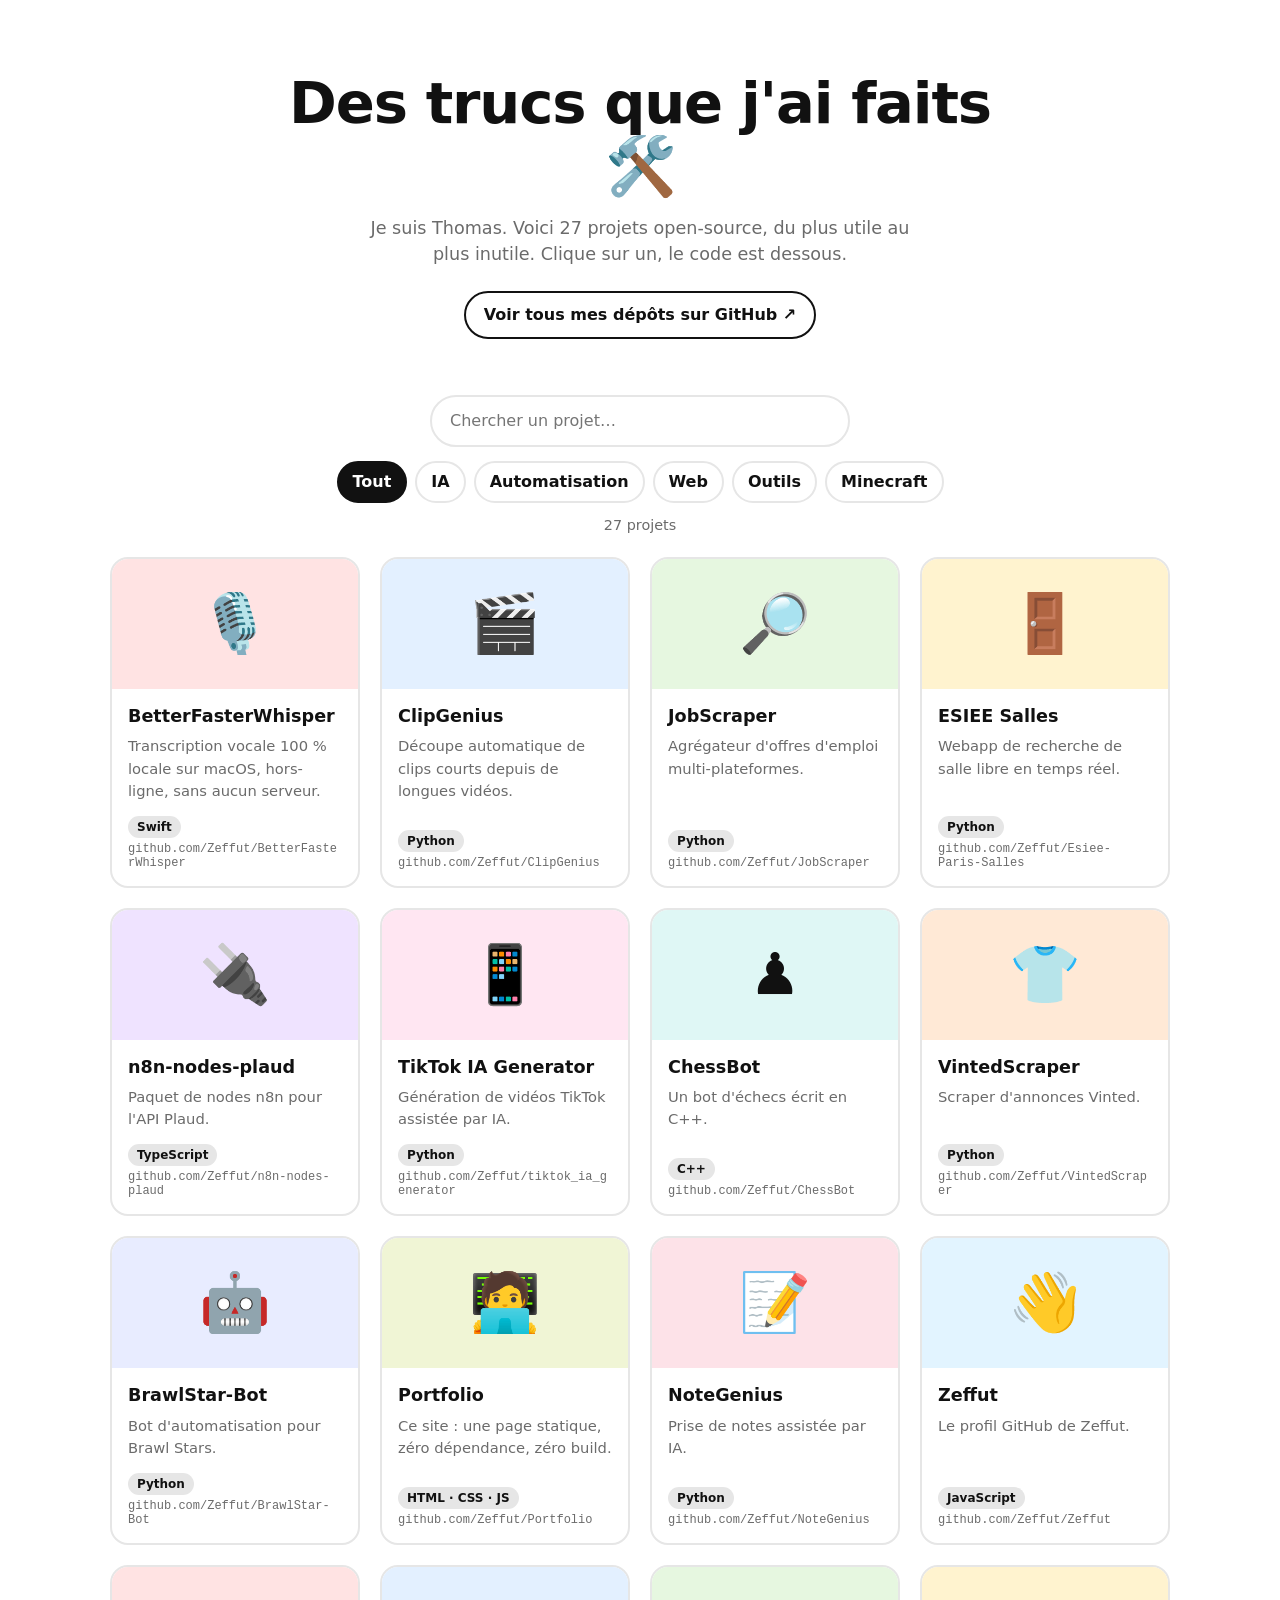
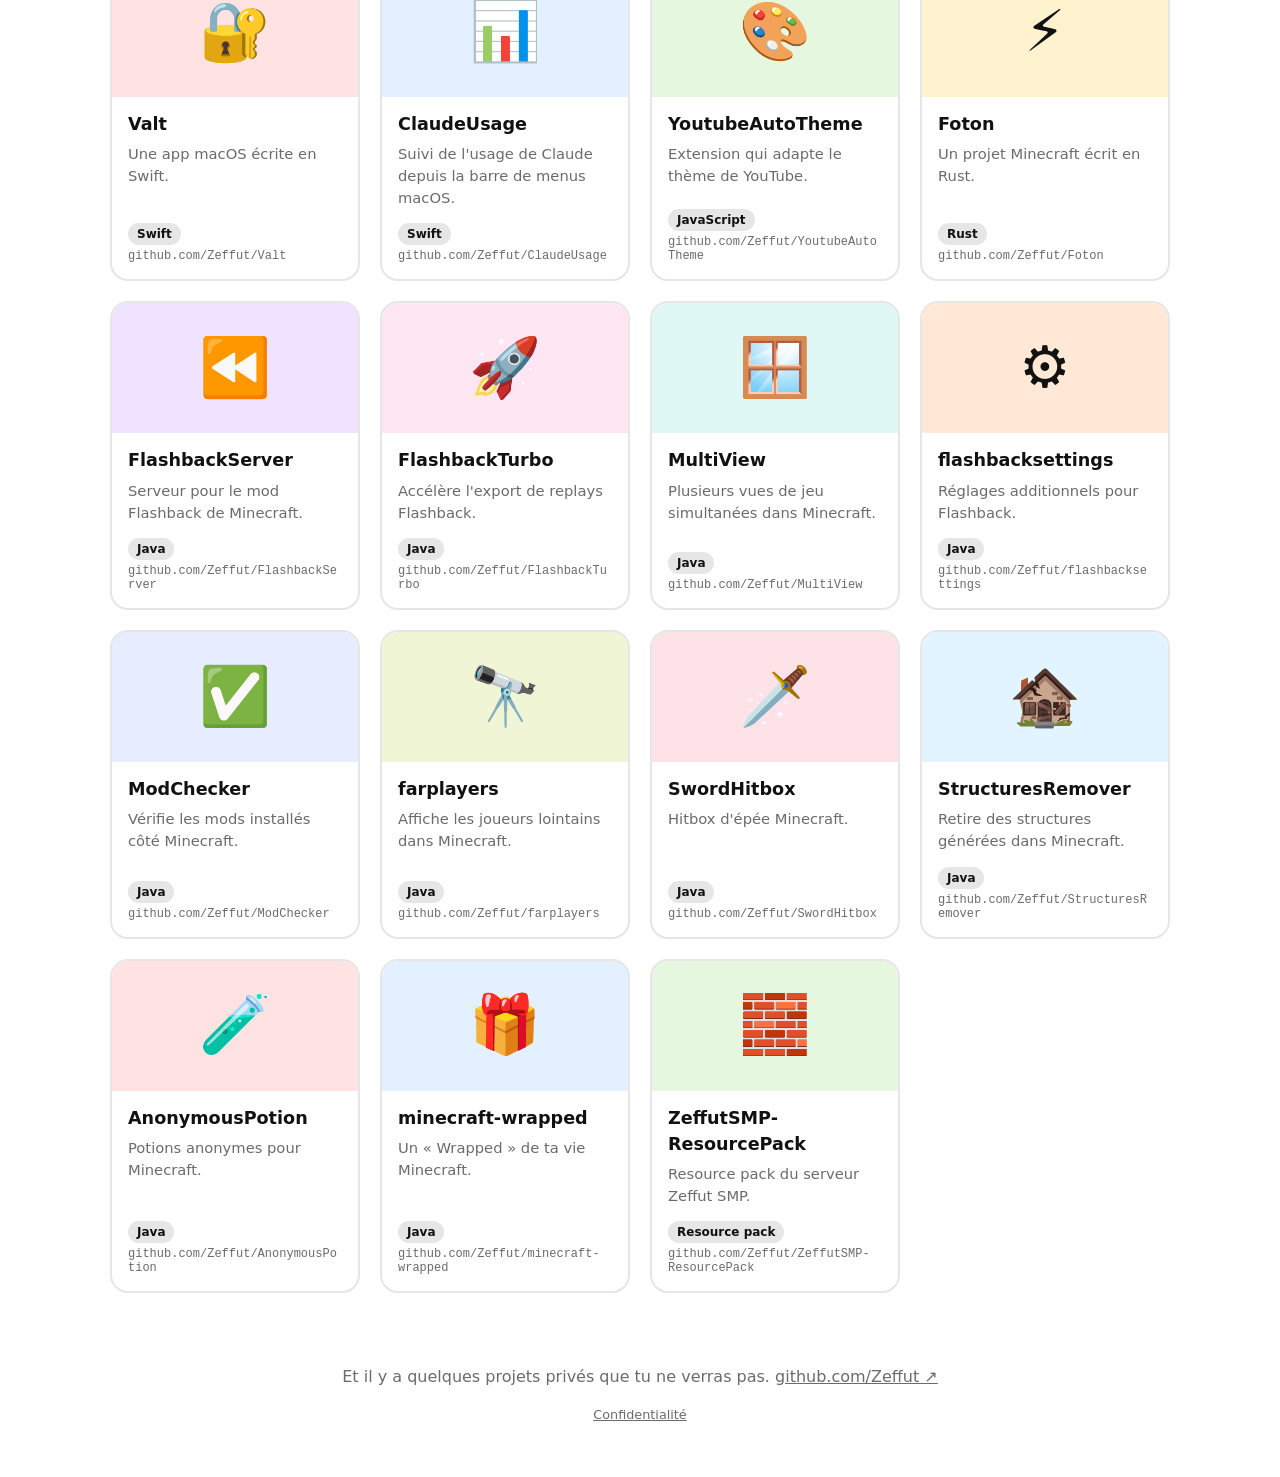
<file: index.html>
<!DOCTYPE html>
<html lang="fr">
<head>
<meta charset="UTF-8">
<meta name="viewport" content="width=device-width, initial-scale=1">
<title>Thomas De Sousa — Des trucs que j'ai faits</title>
<meta name="description" content="Thomas De Sousa, développeur. 27 projets open-source : IA locale, automatisation, outils, mods Minecraft. Tout est sur GitHub.">
<meta name="author" content="Thomas De Sousa">
<meta name="robots" content="index, follow, max-image-preview:large, max-snippet:-1">
<meta name="color-scheme" content="light dark">
<meta name="theme-color" content="#ffffff" media="(prefers-color-scheme: light)">
<meta name="theme-color" content="#111111" media="(prefers-color-scheme: dark)">
<link rel="canonical" href="https://zeffut.fr/">
<link rel="icon" href="/favicon.ico" sizes="32x32">
<link rel="icon" href="/favicon.svg" type="image/svg+xml">
<link rel="apple-touch-icon" href="/apple-touch-icon.png">
<link rel="manifest" href="/site.webmanifest">
<meta property="og:type" content="website">
<meta property="og:site_name" content="Thomas De Sousa">
<meta property="og:title" content="Thomas De Sousa — Des trucs que j'ai faits">
<meta property="og:description" content="Thomas De Sousa, développeur. 27 projets open-source : IA locale, automatisation, outils, mods Minecraft. Tout est sur GitHub.">
<meta property="og:url" content="https://zeffut.fr/">
<meta property="og:image" content="https://zeffut.fr/og-image.png">
<meta property="og:image:width" content="1200">
<meta property="og:image:height" content="630">
<meta property="og:locale" content="fr_FR">
<meta name="twitter:card" content="summary_large_image">
<link rel="preconnect" href="https://eu-assets.i.posthog.com" crossorigin>
<link rel="dns-prefetch" href="https://eu.i.posthog.com">
<link rel="stylesheet" href="style.css?v=2026-10-27">
<script type="application/ld+json">{"@context":"https://schema.org","@type":"Person","name":"Thomas De Sousa","url":"https://zeffut.fr/","sameAs":["https://github.com/Zeffut"],"jobTitle":"Développeur"}</script>
</head>
<body>
<header class="hero">
  <h1>Des trucs que j'ai faits <span aria-hidden="true">🛠️</span></h1>
  <p class="sub">Je suis Thomas. Voici 27 projets open-source, du plus utile au plus inutile. Clique sur un, le code est dessous.</p>
  <a class="profile" href="https://github.com/Zeffut" target="_blank" rel="noopener">Voir tous mes dépôts sur GitHub ↗</a>
</header>
<main>
  <div class="bar">
    <input id="q" type="search" placeholder="Chercher un projet…" aria-label="Chercher un projet" autocomplete="off">
    <div class="chips" role="group" aria-label="Filtrer par domaine"><button class="chip" type="button" data-f="all" aria-pressed="true">Tout</button><button class="chip" type="button" data-f="ia" aria-pressed="false">IA</button><button class="chip" type="button" data-f="auto" aria-pressed="false">Automatisation</button><button class="chip" type="button" data-f="web" aria-pressed="false">Web</button><button class="chip" type="button" data-f="outils" aria-pressed="false">Outils</button><button class="chip" type="button" data-f="mc" aria-pressed="false">Minecraft</button></div>
  </div>
  <p id="count" class="count" role="status" aria-live="polite">27 projets</p>
  <div class="grid" id="grid">
    <a class="card" data-cat="ia" data-c="c1" href="https://github.com/Zeffut/BetterFasterWhisper" target="_blank" rel="noopener">
      <span class="thumb" aria-hidden="true">🎙️</span>
      <span class="body"><span class="name">BetterFasterWhisper</span><span class="desc">Transcription vocale 100 % locale sur macOS, hors-ligne, sans aucun serveur.</span>
      <span class="meta"><span class="tag">Swift</span><span class="url">github.com/Zeffut/BetterFasterWhisper</span></span></span>
    </a>
    <a class="card" data-cat="ia" data-c="c2" href="https://github.com/Zeffut/ClipGenius" target="_blank" rel="noopener">
      <span class="thumb" aria-hidden="true">🎬</span>
      <span class="body"><span class="name">ClipGenius</span><span class="desc">Découpe automatique de clips courts depuis de longues vidéos.</span>
      <span class="meta"><span class="tag">Python</span><span class="url">github.com/Zeffut/ClipGenius</span></span></span>
    </a>
    <a class="card" data-cat="auto" data-c="c3" href="https://github.com/Zeffut/JobScraper" target="_blank" rel="noopener">
      <span class="thumb" aria-hidden="true">🔎</span>
      <span class="body"><span class="name">JobScraper</span><span class="desc">Agrégateur d&#x27;offres d&#x27;emploi multi-plateformes.</span>
      <span class="meta"><span class="tag">Python</span><span class="url">github.com/Zeffut/JobScraper</span></span></span>
    </a>
    <a class="card" data-cat="web" data-c="c4" href="https://github.com/Zeffut/Esiee-Paris-Salles" target="_blank" rel="noopener">
      <span class="thumb" aria-hidden="true">🚪</span>
      <span class="body"><span class="name">ESIEE Salles</span><span class="desc">Webapp de recherche de salle libre en temps réel.</span>
      <span class="meta"><span class="tag">Python</span><span class="url">github.com/Zeffut/Esiee-Paris-Salles</span></span></span>
    </a>
    <a class="card" data-cat="auto" data-c="c5" href="https://github.com/Zeffut/n8n-nodes-plaud" target="_blank" rel="noopener">
      <span class="thumb" aria-hidden="true">🔌</span>
      <span class="body"><span class="name">n8n-nodes-plaud</span><span class="desc">Paquet de nodes n8n pour l&#x27;API Plaud.</span>
      <span class="meta"><span class="tag">TypeScript</span><span class="url">github.com/Zeffut/n8n-nodes-plaud</span></span></span>
    </a>
    <a class="card" data-cat="ia" data-c="c6" href="https://github.com/Zeffut/tiktok_ia_generator" target="_blank" rel="noopener">
      <span class="thumb" aria-hidden="true">📱</span>
      <span class="body"><span class="name">TikTok IA Generator</span><span class="desc">Génération de vidéos TikTok assistée par IA.</span>
      <span class="meta"><span class="tag">Python</span><span class="url">github.com/Zeffut/tiktok_ia_generator</span></span></span>
    </a>
    <a class="card" data-cat="ia" data-c="c7" href="https://github.com/Zeffut/ChessBot" target="_blank" rel="noopener">
      <span class="thumb" aria-hidden="true">♟️</span>
      <span class="body"><span class="name">ChessBot</span><span class="desc">Un bot d&#x27;échecs écrit en C++.</span>
      <span class="meta"><span class="tag">C++</span><span class="url">github.com/Zeffut/ChessBot</span></span></span>
    </a>
    <a class="card" data-cat="auto" data-c="c8" href="https://github.com/Zeffut/VintedScraper" target="_blank" rel="noopener">
      <span class="thumb" aria-hidden="true">👕</span>
      <span class="body"><span class="name">VintedScraper</span><span class="desc">Scraper d&#x27;annonces Vinted.</span>
      <span class="meta"><span class="tag">Python</span><span class="url">github.com/Zeffut/VintedScraper</span></span></span>
    </a>
    <a class="card" data-cat="auto" data-c="c9" href="https://github.com/Zeffut/BrawlStar-Bot" target="_blank" rel="noopener">
      <span class="thumb" aria-hidden="true">🤖</span>
      <span class="body"><span class="name">BrawlStar-Bot</span><span class="desc">Bot d&#x27;automatisation pour Brawl Stars.</span>
      <span class="meta"><span class="tag">Python</span><span class="url">github.com/Zeffut/BrawlStar-Bot</span></span></span>
    </a>
    <a class="card" data-cat="web" data-c="c10" href="https://github.com/Zeffut/Portfolio" target="_blank" rel="noopener">
      <span class="thumb" aria-hidden="true">🧑‍💻</span>
      <span class="body"><span class="name">Portfolio</span><span class="desc">Ce site : une page statique, zéro dépendance, zéro build.</span>
      <span class="meta"><span class="tag">HTML · CSS · JS</span><span class="url">github.com/Zeffut/Portfolio</span></span></span>
    </a>
    <a class="card" data-cat="web" data-c="c11" href="https://github.com/Zeffut/NoteGenius" target="_blank" rel="noopener">
      <span class="thumb" aria-hidden="true">📝</span>
      <span class="body"><span class="name">NoteGenius</span><span class="desc">Prise de notes assistée par IA.</span>
      <span class="meta"><span class="tag">Python</span><span class="url">github.com/Zeffut/NoteGenius</span></span></span>
    </a>
    <a class="card" data-cat="web" data-c="c12" href="https://github.com/Zeffut/Zeffut" target="_blank" rel="noopener">
      <span class="thumb" aria-hidden="true">👋</span>
      <span class="body"><span class="name">Zeffut</span><span class="desc">Le profil GitHub de Zeffut.</span>
      <span class="meta"><span class="tag">JavaScript</span><span class="url">github.com/Zeffut/Zeffut</span></span></span>
    </a>
    <a class="card" data-cat="outils" data-c="c1" href="https://github.com/Zeffut/Valt" target="_blank" rel="noopener">
      <span class="thumb" aria-hidden="true">🔐</span>
      <span class="body"><span class="name">Valt</span><span class="desc">Une app macOS écrite en Swift.</span>
      <span class="meta"><span class="tag">Swift</span><span class="url">github.com/Zeffut/Valt</span></span></span>
    </a>
    <a class="card" data-cat="outils" data-c="c2" href="https://github.com/Zeffut/ClaudeUsage" target="_blank" rel="noopener">
      <span class="thumb" aria-hidden="true">📊</span>
      <span class="body"><span class="name">ClaudeUsage</span><span class="desc">Suivi de l&#x27;usage de Claude depuis la barre de menus macOS.</span>
      <span class="meta"><span class="tag">Swift</span><span class="url">github.com/Zeffut/ClaudeUsage</span></span></span>
    </a>
    <a class="card" data-cat="outils" data-c="c3" href="https://github.com/Zeffut/YoutubeAutoTheme" target="_blank" rel="noopener">
      <span class="thumb" aria-hidden="true">🎨</span>
      <span class="body"><span class="name">YoutubeAutoTheme</span><span class="desc">Extension qui adapte le thème de YouTube.</span>
      <span class="meta"><span class="tag">JavaScript</span><span class="url">github.com/Zeffut/YoutubeAutoTheme</span></span></span>
    </a>
    <a class="card" data-cat="mc" data-c="c4" href="https://github.com/Zeffut/Foton" target="_blank" rel="noopener">
      <span class="thumb" aria-hidden="true">⚡</span>
      <span class="body"><span class="name">Foton</span><span class="desc">Un projet Minecraft écrit en Rust.</span>
      <span class="meta"><span class="tag">Rust</span><span class="url">github.com/Zeffut/Foton</span></span></span>
    </a>
    <a class="card" data-cat="mc" data-c="c5" href="https://github.com/Zeffut/FlashbackServer" target="_blank" rel="noopener">
      <span class="thumb" aria-hidden="true">⏪</span>
      <span class="body"><span class="name">FlashbackServer</span><span class="desc">Serveur pour le mod Flashback de Minecraft.</span>
      <span class="meta"><span class="tag">Java</span><span class="url">github.com/Zeffut/FlashbackServer</span></span></span>
    </a>
    <a class="card" data-cat="mc" data-c="c6" href="https://github.com/Zeffut/FlashbackTurbo" target="_blank" rel="noopener">
      <span class="thumb" aria-hidden="true">🚀</span>
      <span class="body"><span class="name">FlashbackTurbo</span><span class="desc">Accélère l&#x27;export de replays Flashback.</span>
      <span class="meta"><span class="tag">Java</span><span class="url">github.com/Zeffut/FlashbackTurbo</span></span></span>
    </a>
    <a class="card" data-cat="mc" data-c="c7" href="https://github.com/Zeffut/MultiView" target="_blank" rel="noopener">
      <span class="thumb" aria-hidden="true">🪟</span>
      <span class="body"><span class="name">MultiView</span><span class="desc">Plusieurs vues de jeu simultanées dans Minecraft.</span>
      <span class="meta"><span class="tag">Java</span><span class="url">github.com/Zeffut/MultiView</span></span></span>
    </a>
    <a class="card" data-cat="mc" data-c="c8" href="https://github.com/Zeffut/flashbacksettings" target="_blank" rel="noopener">
      <span class="thumb" aria-hidden="true">⚙️</span>
      <span class="body"><span class="name">flashbacksettings</span><span class="desc">Réglages additionnels pour Flashback.</span>
      <span class="meta"><span class="tag">Java</span><span class="url">github.com/Zeffut/flashbacksettings</span></span></span>
    </a>
    <a class="card" data-cat="mc" data-c="c9" href="https://github.com/Zeffut/ModChecker" target="_blank" rel="noopener">
      <span class="thumb" aria-hidden="true">✅</span>
      <span class="body"><span class="name">ModChecker</span><span class="desc">Vérifie les mods installés côté Minecraft.</span>
      <span class="meta"><span class="tag">Java</span><span class="url">github.com/Zeffut/ModChecker</span></span></span>
    </a>
    <a class="card" data-cat="mc" data-c="c10" href="https://github.com/Zeffut/farplayers" target="_blank" rel="noopener">
      <span class="thumb" aria-hidden="true">🔭</span>
      <span class="body"><span class="name">farplayers</span><span class="desc">Affiche les joueurs lointains dans Minecraft.</span>
      <span class="meta"><span class="tag">Java</span><span class="url">github.com/Zeffut/farplayers</span></span></span>
    </a>
    <a class="card" data-cat="mc" data-c="c11" href="https://github.com/Zeffut/SwordHitbox" target="_blank" rel="noopener">
      <span class="thumb" aria-hidden="true">🗡️</span>
      <span class="body"><span class="name">SwordHitbox</span><span class="desc">Hitbox d&#x27;épée Minecraft.</span>
      <span class="meta"><span class="tag">Java</span><span class="url">github.com/Zeffut/SwordHitbox</span></span></span>
    </a>
    <a class="card" data-cat="mc" data-c="c12" href="https://github.com/Zeffut/StructuresRemover" target="_blank" rel="noopener">
      <span class="thumb" aria-hidden="true">🏚️</span>
      <span class="body"><span class="name">StructuresRemover</span><span class="desc">Retire des structures générées dans Minecraft.</span>
      <span class="meta"><span class="tag">Java</span><span class="url">github.com/Zeffut/StructuresRemover</span></span></span>
    </a>
    <a class="card" data-cat="mc" data-c="c1" href="https://github.com/Zeffut/AnonymousPotion" target="_blank" rel="noopener">
      <span class="thumb" aria-hidden="true">🧪</span>
      <span class="body"><span class="name">AnonymousPotion</span><span class="desc">Potions anonymes pour Minecraft.</span>
      <span class="meta"><span class="tag">Java</span><span class="url">github.com/Zeffut/AnonymousPotion</span></span></span>
    </a>
    <a class="card" data-cat="mc" data-c="c2" href="https://github.com/Zeffut/minecraft-wrapped" target="_blank" rel="noopener">
      <span class="thumb" aria-hidden="true">🎁</span>
      <span class="body"><span class="name">minecraft-wrapped</span><span class="desc">Un « Wrapped » de ta vie Minecraft.</span>
      <span class="meta"><span class="tag">Java</span><span class="url">github.com/Zeffut/minecraft-wrapped</span></span></span>
    </a>
    <a class="card" data-cat="mc" data-c="c3" href="https://github.com/Zeffut/ZeffutSMP-ResourcePack" target="_blank" rel="noopener">
      <span class="thumb" aria-hidden="true">🧱</span>
      <span class="body"><span class="name">ZeffutSMP-ResourcePack</span><span class="desc">Resource pack du serveur Zeffut SMP.</span>
      <span class="meta"><span class="tag">Resource pack</span><span class="url">github.com/Zeffut/ZeffutSMP-ResourcePack</span></span></span>
    </a>
  </div>
  <p id="empty" class="empty" hidden>Rien de ce nom-là. Essaie autre chose.</p>
</main>
<footer>
  <p>Et il y a quelques projets privés que tu ne verras pas. <a href="https://github.com/Zeffut" target="_blank" rel="noopener">github.com/Zeffut ↗</a></p>
  <p class="small"><a href="privacy.html">Confidentialité</a></p>
</footer>
<!-- Analytics -->
<script>
!function(t,e){var o,n,p,r;e.__SV||(window.posthog=e,e._i=[],e.init=function(i,s,a){function g(t,e){var o=e.split(".");2==o.length&&(t=t[o[0]],e=o[1]),t[e]=function(){t.push([e].concat(Array.prototype.slice.call(arguments,0)))}}(p=t.createElement("script")).type="text/javascript",p.crossOrigin="anonymous",p.async=!0,p.src=s.api_host.replace(".i.posthog.com","-assets.i.posthog.com")+"/static/array.js",(r=t.getElementsByTagName("script")[0]).parentNode.insertBefore(p,r);var u=e;for(void 0!==a?u=e[a]=[]:a="posthog",u.people=u.people||[],u.toString=function(t){var e="posthog";return"posthog"!==a&&(e+="."+a),t||(e+=" (stub)"),e},u.people.toString=function(){return u.toString(1)+".people (stub)"},o="init capture register register_once unregister getFeatureFlag isFeatureEnabled onFeatureFlags identify setPersonProperties reset get_distinct_id group set_config opt_in_capturing opt_out_capturing".split(" "),n=0;n<o.length;n++)g(u,o[n]);e._i.push([i,s,a])},e.__SV=1)}(document,window.posthog||[]);
posthog.init('phc_zdMj4p5wo8EvfVApjb2EbfUHJ76zgYGM5wAGz5YJC359',{
  api_host:'https://eu.i.posthog.com',
  person_profiles:'identified_only',
  defaults:'2025-05-24',
  disable_session_recording:true,
  disable_surveys:true,
  capture_dead_clicks:false,
  capture_exceptions:false,
  capture_performance:false
});
posthog.register({app:'portfolio'});
</script>
<script src="script.js?v=2026-10-27"></script>
</body>
</html>
</file>
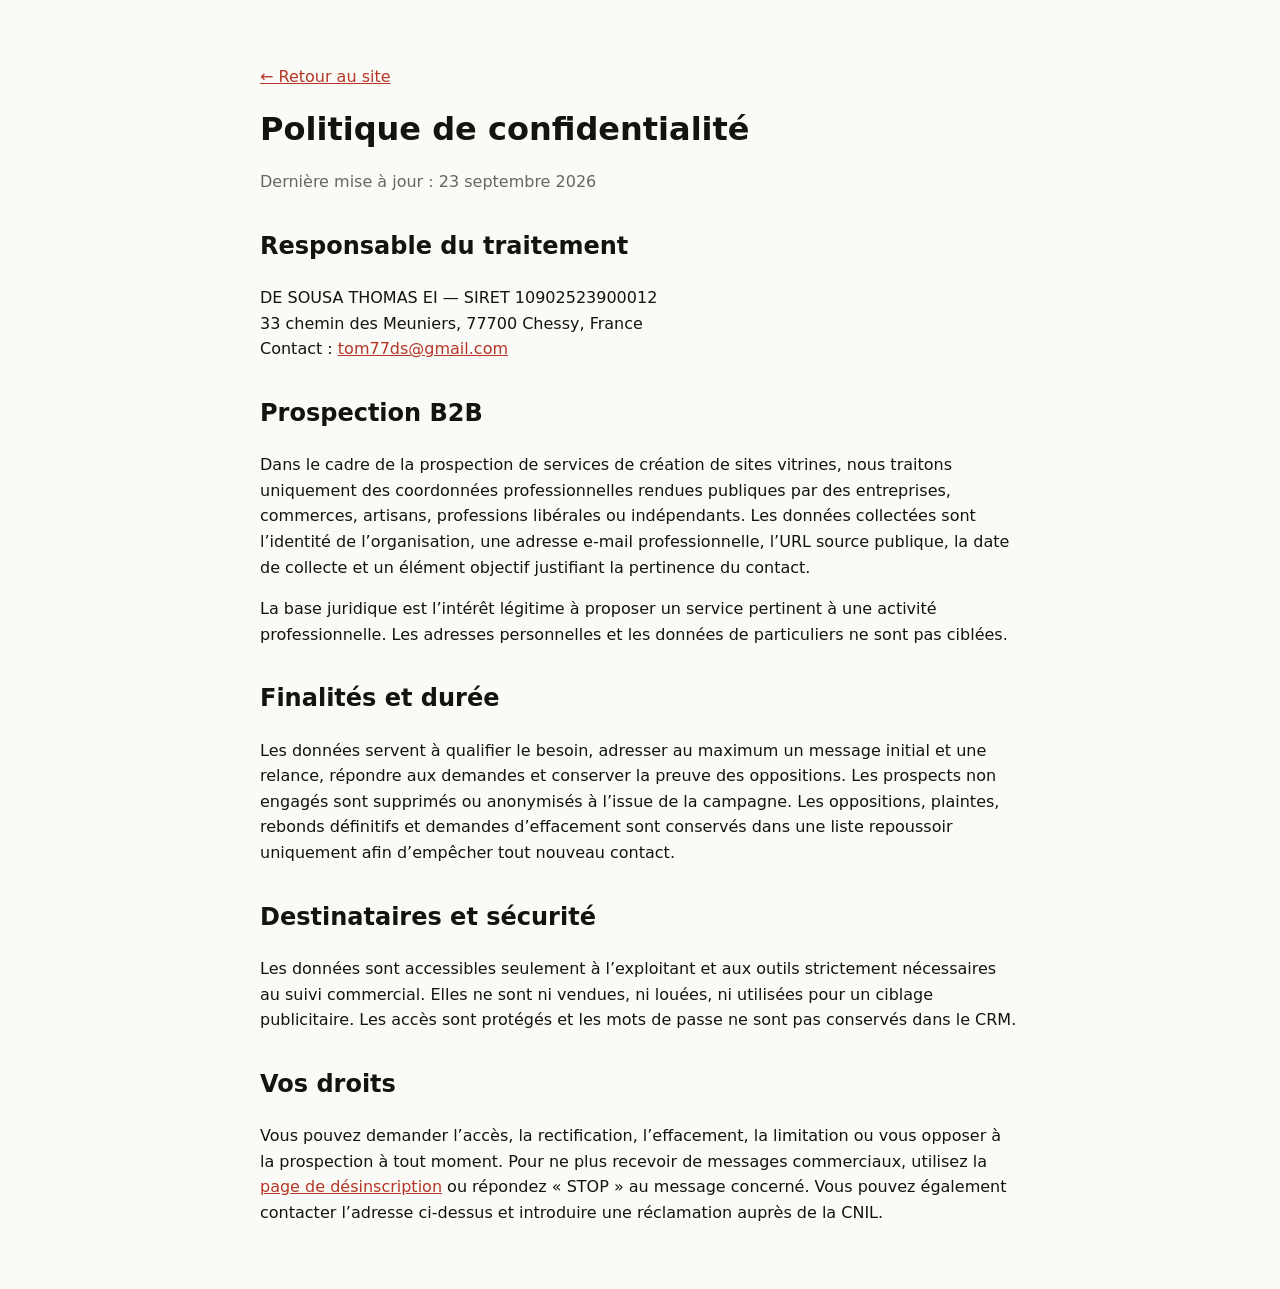
<file: privacy.html>
<!doctype html>
<html lang="fr">
<head>
  <meta charset="utf-8">
  <meta name="viewport" content="width=device-width, initial-scale=1">
  <meta name="robots" content="index,follow">
  <title>Politique de confidentialité — DE SOUSA THOMAS EI</title>
  <link rel="canonical" href="https://zeffut.fr/privacy.html">
  <style>
    :root{color-scheme:light dark;font-family:system-ui,-apple-system,BlinkMacSystemFont,"Segoe UI",sans-serif;line-height:1.6}
    body{max-width:760px;margin:0 auto;padding:48px 24px;background:#fafaf7;color:#14140f} @media(prefers-color-scheme:dark){body{background:#0c1220;color:#e8ecf5}}
    h1{line-height:1.15} h2{margin-top:2rem} a{color:#b53627} .meta{color:#666} code{word-break:break-all}
  </style>
</head>
<body>
  <p><a href="/">← Retour au site</a></p>
  <h1>Politique de confidentialité</h1>
  <p class="meta">Dernière mise à jour : 23 septembre 2026</p>
  <h2>Responsable du traitement</h2>
  <p>DE SOUSA THOMAS EI — SIRET 10902523900012<br>33 chemin des Meuniers, 77700 Chessy, France<br>Contact : <a href="mailto:tom77ds@gmail.com">tom77ds@gmail.com</a></p>
  <h2>Prospection B2B</h2>
  <p>Dans le cadre de la prospection de services de création de sites vitrines, nous traitons uniquement des coordonnées professionnelles rendues publiques par des entreprises, commerces, artisans, professions libérales ou indépendants. Les données collectées sont l’identité de l’organisation, une adresse e-mail professionnelle, l’URL source publique, la date de collecte et un élément objectif justifiant la pertinence du contact.</p>
  <p>La base juridique est l’intérêt légitime à proposer un service pertinent à une activité professionnelle. Les adresses personnelles et les données de particuliers ne sont pas ciblées.</p>
  <h2>Finalités et durée</h2>
  <p>Les données servent à qualifier le besoin, adresser au maximum un message initial et une relance, répondre aux demandes et conserver la preuve des oppositions. Les prospects non engagés sont supprimés ou anonymisés à l’issue de la campagne. Les oppositions, plaintes, rebonds définitifs et demandes d’effacement sont conservés dans une liste repoussoir uniquement afin d’empêcher tout nouveau contact.</p>
  <h2>Destinataires et sécurité</h2>
  <p>Les données sont accessibles seulement à l’exploitant et aux outils strictement nécessaires au suivi commercial. Elles ne sont ni vendues, ni louées, ni utilisées pour un ciblage publicitaire. Les accès sont protégés et les mots de passe ne sont pas conservés dans le CRM.</p>
  <h2>Vos droits</h2>
  <p>Vous pouvez demander l’accès, la rectification, l’effacement, la limitation ou vous opposer à la prospection à tout moment. Pour ne plus recevoir de messages commerciaux, utilisez la <a href="/unsubscribe.html">page de désinscription</a> ou répondez « STOP » au message concerné. Vous pouvez également contacter l’adresse ci-dessus et introduire une réclamation auprès de la CNIL.</p>
</body>
</html>
</file>
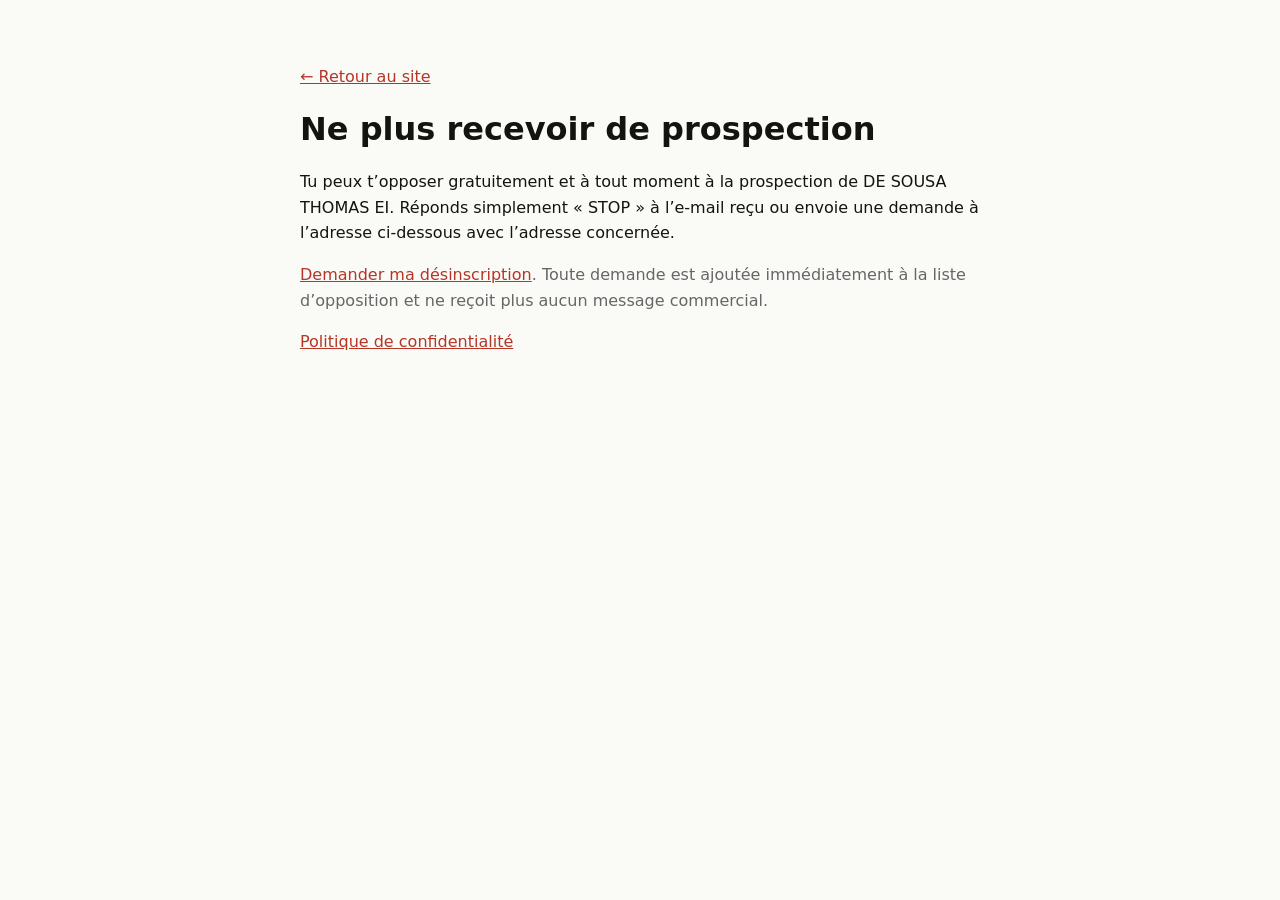
<file: unsubscribe.html>
<!doctype html>
<html lang="fr">
<head>
  <meta charset="utf-8">
  <meta name="viewport" content="width=device-width, initial-scale=1">
  <meta name="robots" content="noindex,nofollow">
  <title>Désinscription — DE SOUSA THOMAS EI</title>
  <style>
    :root{color-scheme:light dark;font-family:system-ui,-apple-system,BlinkMacSystemFont,"Segoe UI",sans-serif;line-height:1.6}
    body{max-width:680px;margin:0 auto;padding:48px 24px;background:#fafaf7;color:#14140f} @media(prefers-color-scheme:dark){body{background:#0c1220;color:#e8ecf5}}
    h1{line-height:1.15} a{color:#b53627} label,input,button{display:block;width:100%;box-sizing:border-box} input{padding:12px;margin:8px 0 16px;font:inherit} button{padding:12px;border:0;background:#14140f;color:#fff;font:inherit;cursor:pointer}.meta{color:#666}
  </style>
</head>
<body>
  <p><a href="/">← Retour au site</a></p>
  <h1>Ne plus recevoir de prospection</h1>
  <p>Tu peux t’opposer gratuitement et à tout moment à la prospection de DE SOUSA THOMAS EI. Réponds simplement « STOP » à l’e-mail reçu ou envoie une demande à l’adresse ci-dessous avec l’adresse concernée.</p>
  <p class="meta"><a href="mailto:tom77ds@gmail.com?subject=STOP%20prospection">Demander ma désinscription</a>. Toute demande est ajoutée immédiatement à la liste d’opposition et ne reçoit plus aucun message commercial.</p>
  <p><a href="/privacy.html">Politique de confidentialité</a></p>
</body>
</html>
</file>
<file: style.css>
:root{--bg:#fff;--fg:#111;--mut:#6b6b6b;--line:#e6e6e6;--card:#fff;--ring:#111;
--c1:#ffe3e3;--c2:#e3f0ff;--c3:#e6f7e0;--c4:#fff3cf;--c5:#efe3ff;--c6:#ffe6f2;--c7:#dff7f5;--c8:#ffe9d6;--c9:#e8ecff;--c10:#f0f5d5;--c11:#fde2e8;--c12:#e2f4ff}
@media (prefers-color-scheme:dark){:root{--bg:#111;--fg:#f4f4f4;--mut:#a0a0a0;--line:#2a2a2a;--card:#181818;--ring:#fff;
--c1:#4a2a2a;--c2:#27384f;--c3:#2b4125;--c4:#4a4020;--c5:#3a2a4f;--c6:#4a2a3c;--c7:#1f4340;--c8:#4a3524;--c9:#2a3050;--c10:#3b4120;--c11:#4a2832;--c12:#1f3a4a}}
*{box-sizing:border-box}
html{-webkit-text-size-adjust:100%}
body{margin:0;background:var(--bg);color:var(--fg);font:16px/1.5 ui-rounded,"SF Pro Rounded",system-ui,-apple-system,"Segoe UI",Roboto,sans-serif}
a{color:inherit}
:focus-visible{outline:3px solid var(--ring);outline-offset:3px;border-radius:8px}
.hero{max-width:760px;margin:0 auto;padding:72px 20px 24px;text-align:center}
h1{font-size:clamp(2.2rem,6vw,3.6rem);line-height:1.1;margin:0 0 16px;letter-spacing:-.02em}
.sub{margin:0 auto 24px;max-width:540px;color:var(--mut);font-size:1.1rem}
.profile{display:inline-block;padding:10px 18px;border:2px solid var(--fg);border-radius:999px;text-decoration:none;font-weight:600;transition:transform .15s,background .15s,color .15s}
.profile:hover{background:var(--fg);color:var(--bg);transform:translateY(-2px)}
main,footer{max-width:1100px;margin:0 auto;padding:0 20px}
.bar{display:flex;flex-direction:column;align-items:center;gap:14px;margin:32px 0 8px}
#q{width:100%;max-width:420px;padding:12px 18px;font:inherit;color:inherit;background:var(--card);border:2px solid var(--line);border-radius:999px}
#q:focus{border-color:var(--fg);outline:0}
.chips{display:flex;flex-wrap:wrap;justify-content:center;gap:8px}
.chip{font:inherit;font-weight:600;padding:7px 14px;color:inherit;background:var(--card);border:2px solid var(--line);border-radius:999px;cursor:pointer;transition:transform .15s}
.chip:hover{transform:translateY(-2px)}
.chip[aria-pressed=true]{background:var(--fg);color:var(--bg);border-color:var(--fg)}
.count{text-align:center;color:var(--mut);margin:12px 0 20px;font-size:.9rem}
.grid{display:grid;grid-template-columns:repeat(auto-fill,minmax(250px,1fr));gap:20px}
.card{display:flex;flex-direction:column;text-decoration:none;background:var(--card);border:2px solid var(--line);border-radius:18px;overflow:hidden;transition:transform .18s,box-shadow .18s,border-color .18s}
.card:hover{transform:translateY(-5px) rotate(-.4deg);border-color:var(--fg);box-shadow:0 10px 0 -2px var(--fg)}
.card[hidden]{display:none}
.thumb{display:grid;place-items:center;height:130px;font-size:3.6rem;transition:transform .25s}
.card:hover .thumb{transform:scale(1.12) rotate(-6deg)}
.card .thumb{background:var(--c1)}
[data-c=c2] .thumb{background:var(--c2)}[data-c=c3] .thumb{background:var(--c3)}[data-c=c4] .thumb{background:var(--c4)}
[data-c=c5] .thumb{background:var(--c5)}[data-c=c6] .thumb{background:var(--c6)}[data-c=c7] .thumb{background:var(--c7)}
[data-c=c8] .thumb{background:var(--c8)}[data-c=c9] .thumb{background:var(--c9)}[data-c=c10] .thumb{background:var(--c10)}
[data-c=c11] .thumb{background:var(--c11)}[data-c=c12] .thumb{background:var(--c12)}
.body{display:flex;flex-direction:column;gap:6px;padding:14px 16px 16px;flex:1}
.name{font-weight:700;font-size:1.1rem}
.desc{color:var(--mut);font-size:.92rem;flex:1}
.meta{display:flex;flex-direction:column;gap:4px;margin-top:8px}
.tag{align-self:flex-start;font-size:.75rem;font-weight:700;padding:2px 9px;border-radius:999px;background:var(--line)}
.url{font:.75rem ui-monospace,Menlo,Consolas,monospace;color:var(--mut);overflow-wrap:anywhere}
.empty{text-align:center;color:var(--mut);padding:40px 0}
footer{text-align:center;color:var(--mut);padding:56px 20px 40px}
footer .small{font-size:.8rem}
.nf{min-height:80vh;display:grid;place-content:center;text-align:center;padding:20px}
@media (prefers-reduced-motion:reduce){*{transition:none!important}}
@media print{.bar,.profile{display:none}.card{break-inside:avoid;box-shadow:none!important}}
</file>
